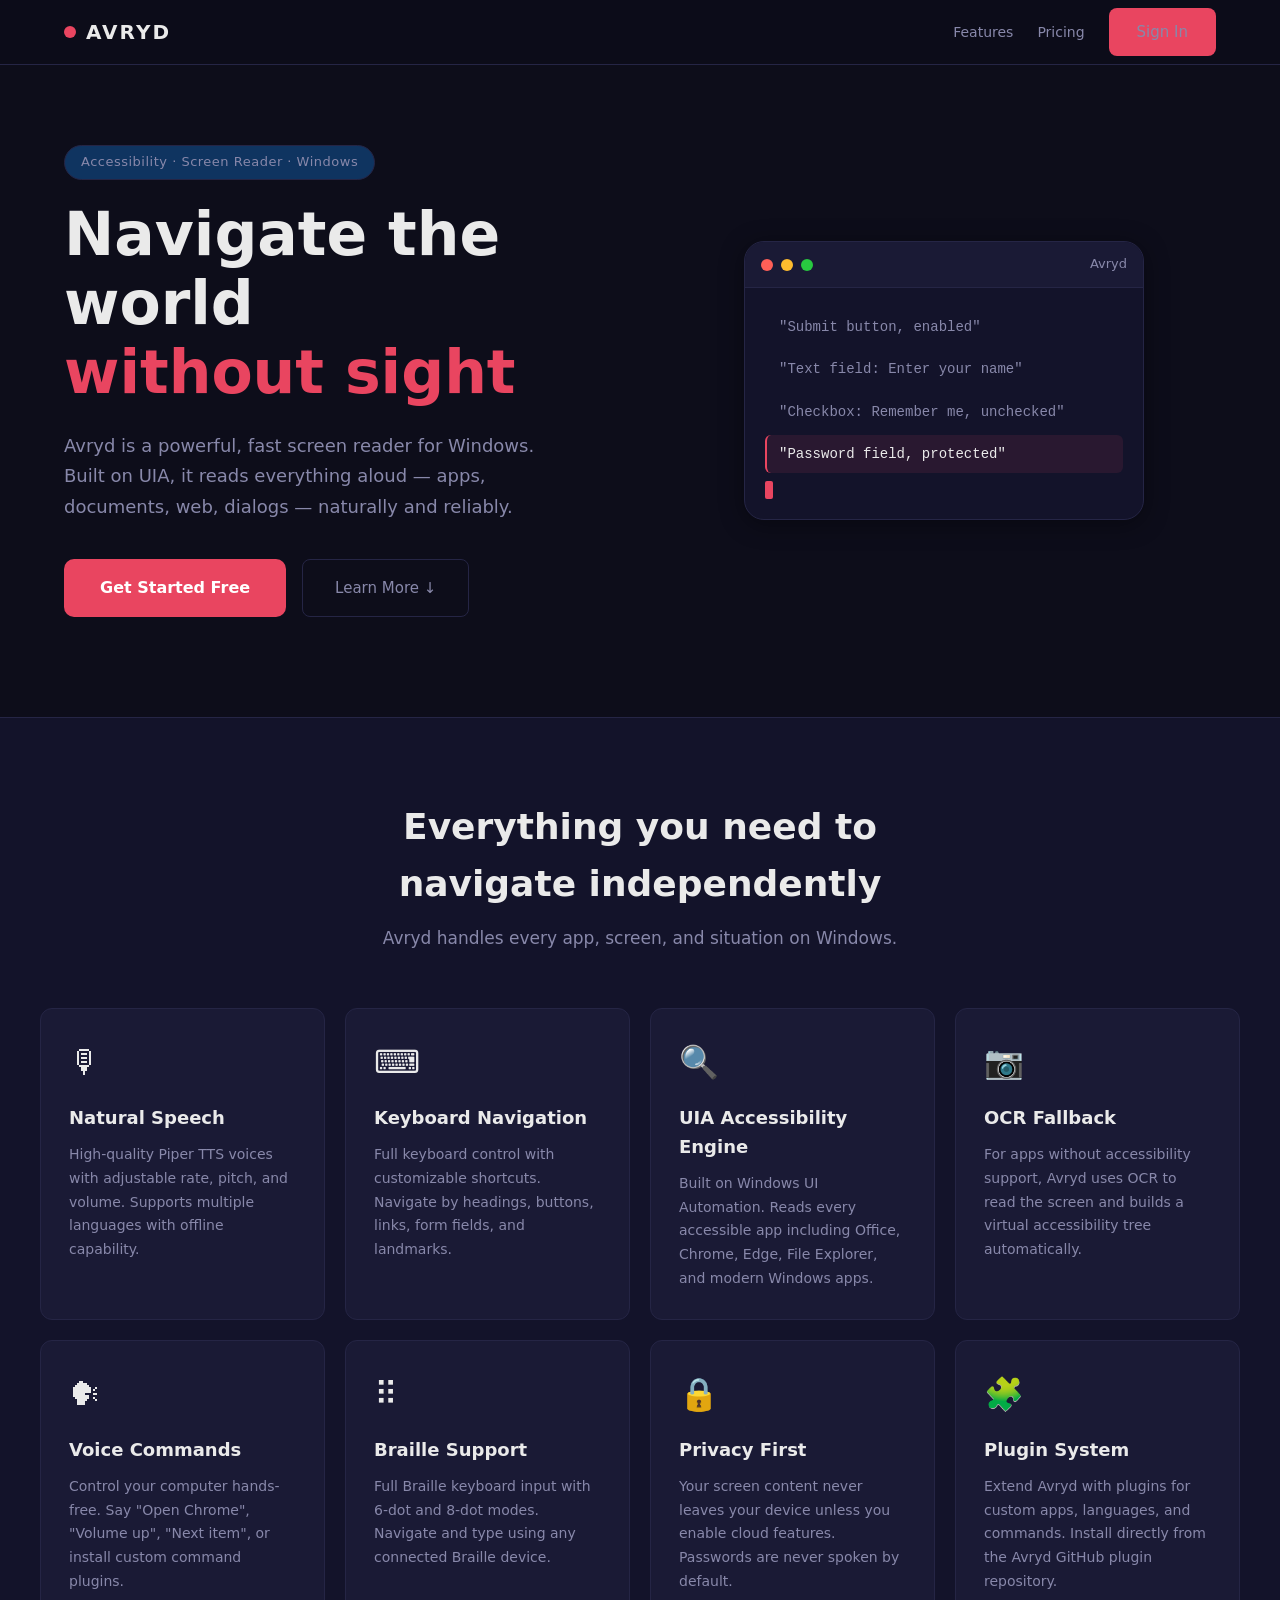
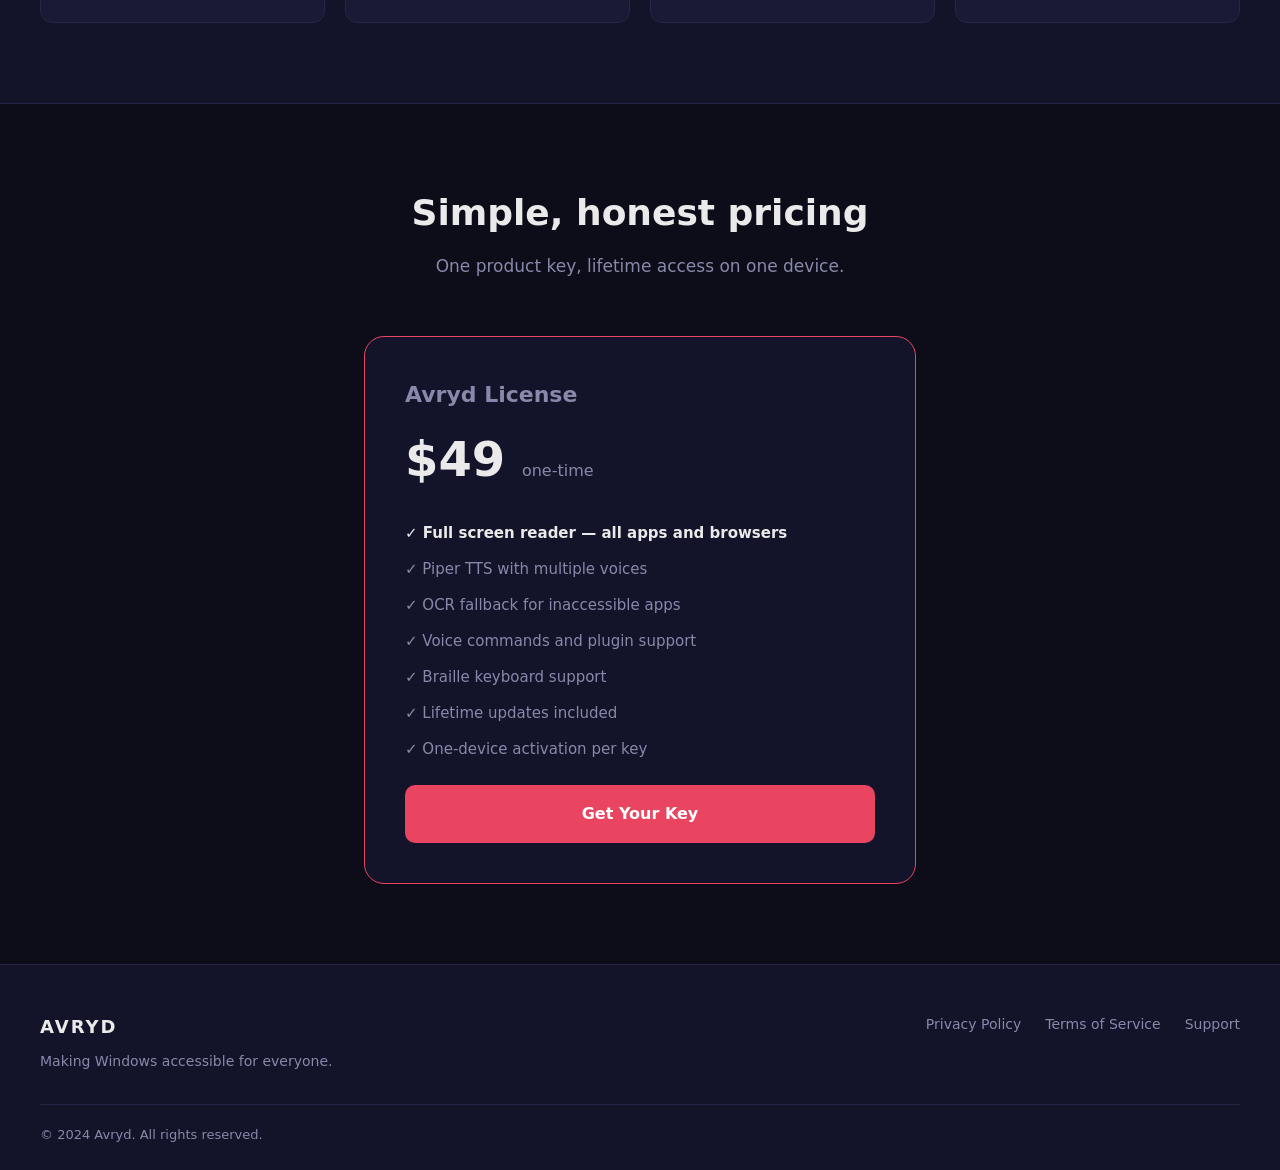
<file: web/index.html>
<!DOCTYPE html>
<html lang="en">
<head>
    <meta charset="UTF-8"/>
    <meta name="viewport" content="width=device-width, initial-scale=1.0"/>
    <title>Avryd — Screen Reader</title>
    <link rel="stylesheet" href="styles.css"/>
    <link rel="icon" href="favicon.ico"/>
</head>
<body>
    <header class="site-header">
        <nav class="nav-container">
            <div class="logo">
                <span class="logo-dot"></span>
                <span class="logo-text">AVRYD</span>
            </div>
            <div class="nav-links">
                <a href="#features">Features</a>
                <a href="#pricing">Pricing</a>
                <a href="/dashboard.html" id="dashboardLink" style="display:none">Dashboard</a>
                <a href="/auth.html" class="btn-primary" id="signInBtn">Sign In</a>
            </div>
        </nav>
    </header>

    <main>
        <!-- Hero -->
        <section class="hero">
            <div class="hero-content">
                <div class="badge">Accessibility · Screen Reader · Windows</div>
                <h1>Navigate the world<br/><span class="accent">without sight</span></h1>
                <p class="hero-sub">Avryd is a powerful, fast screen reader for Windows. Built on UIA,
                   it reads everything aloud — apps, documents, web, dialogs — naturally and reliably.</p>
                <div class="hero-actions">
                    <a href="/auth.html" class="btn-primary btn-large">Get Started Free</a>
                    <a href="#features" class="btn-ghost btn-large">Learn More ↓</a>
                </div>
            </div>
            <div class="hero-visual" aria-hidden="true">
                <div class="terminal-card">
                    <div class="terminal-bar">
                        <span class="dot red"></span>
                        <span class="dot yellow"></span>
                        <span class="dot green"></span>
                        <span class="terminal-title">Avryd</span>
                    </div>
                    <div class="terminal-body">
                        <div class="speech-line">"Submit button, enabled"</div>
                        <div class="speech-line">"Text field: Enter your name"</div>
                        <div class="speech-line">"Checkbox: Remember me, unchecked"</div>
                        <div class="speech-line focused">"Password field, protected"</div>
                        <div class="cursor"></div>
                    </div>
                </div>
            </div>
        </section>

        <!-- Features -->
        <section id="features" class="features-section">
            <div class="section-header">
                <h2>Everything you need to navigate independently</h2>
                <p>Avryd handles every app, screen, and situation on Windows.</p>
            </div>
            <div class="features-grid">
                <div class="feature-card">
                    <div class="feature-icon">🎙</div>
                    <h3>Natural Speech</h3>
                    <p>High-quality Piper TTS voices with adjustable rate, pitch, and volume.
                       Supports multiple languages with offline capability.</p>
                </div>
                <div class="feature-card">
                    <div class="feature-icon">⌨</div>
                    <h3>Keyboard Navigation</h3>
                    <p>Full keyboard control with customizable shortcuts. Navigate by
                       headings, buttons, links, form fields, and landmarks.</p>
                </div>
                <div class="feature-card">
                    <div class="feature-icon">🔍</div>
                    <h3>UIA Accessibility Engine</h3>
                    <p>Built on Windows UI Automation. Reads every accessible app including
                       Office, Chrome, Edge, File Explorer, and modern Windows apps.</p>
                </div>
                <div class="feature-card">
                    <div class="feature-icon">📷</div>
                    <h3>OCR Fallback</h3>
                    <p>For apps without accessibility support, Avryd uses OCR to read
                       the screen and builds a virtual accessibility tree automatically.</p>
                </div>
                <div class="feature-card">
                    <div class="feature-icon">🗣</div>
                    <h3>Voice Commands</h3>
                    <p>Control your computer hands-free. Say "Open Chrome", "Volume up",
                       "Next item", or install custom command plugins.</p>
                </div>
                <div class="feature-card">
                    <div class="feature-icon">⠿</div>
                    <h3>Braille Support</h3>
                    <p>Full Braille keyboard input with 6-dot and 8-dot modes.
                       Navigate and type using any connected Braille device.</p>
                </div>
                <div class="feature-card">
                    <div class="feature-icon">🔒</div>
                    <h3>Privacy First</h3>
                    <p>Your screen content never leaves your device unless you enable
                       cloud features. Passwords are never spoken by default.</p>
                </div>
                <div class="feature-card">
                    <div class="feature-icon">🧩</div>
                    <h3>Plugin System</h3>
                    <p>Extend Avryd with plugins for custom apps, languages, and commands.
                       Install directly from the Avryd GitHub plugin repository.</p>
                </div>
            </div>
        </section>

        <!-- Pricing -->
        <section id="pricing" class="pricing-section">
            <div class="section-header">
                <h2>Simple, honest pricing</h2>
                <p>One product key, lifetime access on one device.</p>
            </div>
            <div class="pricing-card">
                <div class="price-header">
                    <h3>Avryd License</h3>
                    <div class="price">$49 <span>one-time</span></div>
                </div>
                <ul class="price-features">
                    <li>✓ Full screen reader — all apps and browsers</li>
                    <li>✓ Piper TTS with multiple voices</li>
                    <li>✓ OCR fallback for inaccessible apps</li>
                    <li>✓ Voice commands and plugin support</li>
                    <li>✓ Braille keyboard support</li>
                    <li>✓ Lifetime updates included</li>
                    <li>✓ One-device activation per key</li>
                </ul>
                <a href="/auth.html" class="btn-primary btn-large" style="display:block;text-align:center;margin-top:24px;">
                    Get Your Key
                </a>
            </div>
        </section>
    </main>

    <footer class="site-footer">
        <div class="footer-content">
            <div class="footer-brand">
                <span class="logo-text">AVRYD</span>
                <p>Making Windows accessible for everyone.</p>
            </div>
            <div class="footer-links">
                <a href="/privacy.html">Privacy Policy</a>
                <a href="/terms.html">Terms of Service</a>
                <a href="mailto:support@avryd.onrender.com">Support</a>
            </div>
        </div>
        <div class="footer-bottom">
            <p>&copy; 2024 Avryd. All rights reserved.</p>
        </div>
    </footer>

    <script src="app.js"></script>
</body>
</html>
</file>
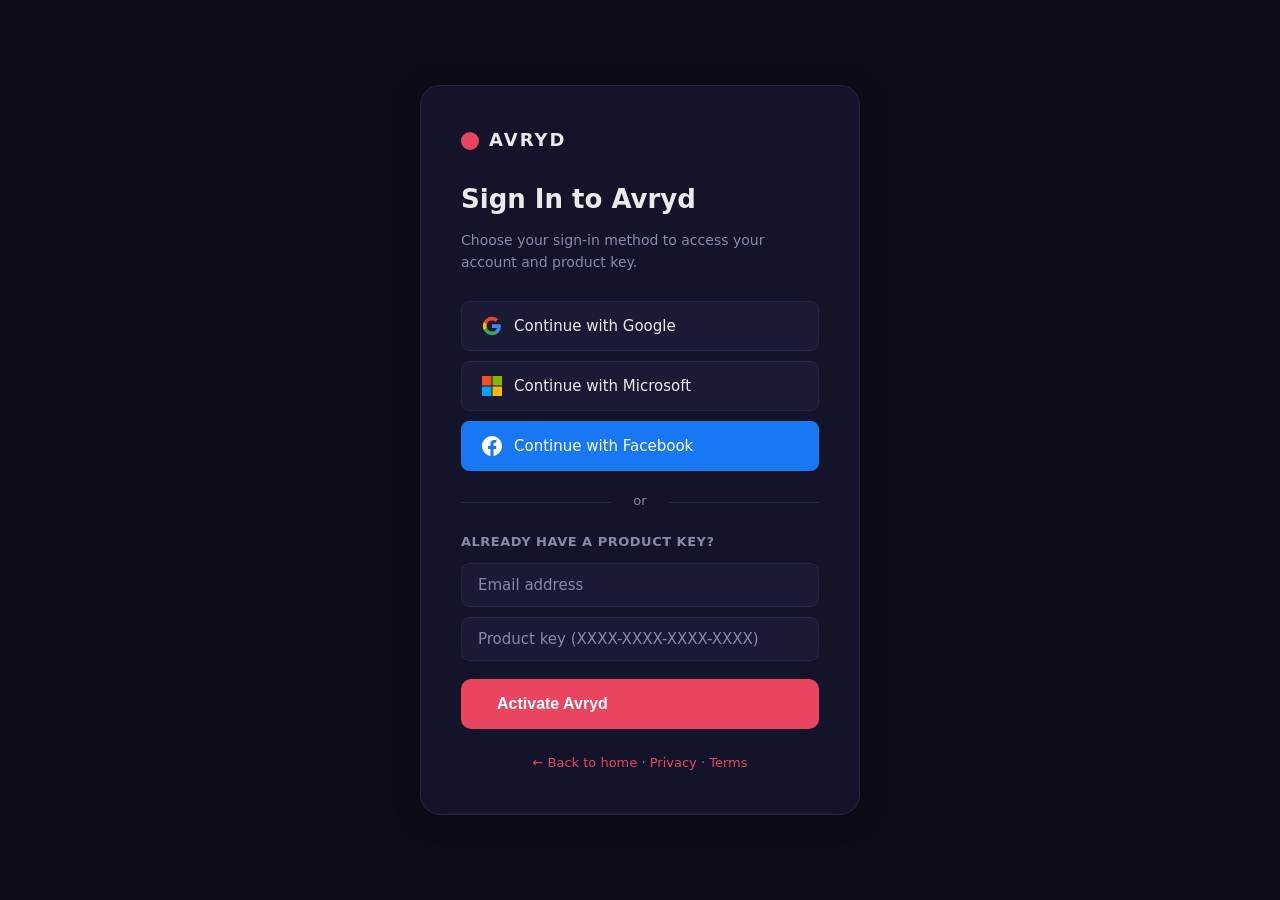
<file: web/auth.html>
<!DOCTYPE html>
<html lang="en">
<head>
    <meta charset="UTF-8"/>
    <meta name="viewport" content="width=device-width, initial-scale=1.0"/>
    <title>Avryd — Sign In</title>
    <link rel="stylesheet" href="styles.css"/>
</head>
<body class="auth-page">
    <div class="auth-container">
        <div class="auth-card">
            <div class="auth-logo">
                <span class="logo-dot large"></span>
                <span class="logo-text">AVRYD</span>
            </div>
            <h1 class="auth-title">Sign In to Avryd</h1>
            <p class="auth-sub">Choose your sign-in method to access your account and product key.</p>

            <div id="authButtons">
                <button class="oauth-btn google" onclick="signIn('google')">
                    <svg viewBox="0 0 24 24" width="20" height="20" aria-hidden="true">
                        <path fill="#4285F4" d="M22.56 12.25c0-.78-.07-1.53-.2-2.25H12v4.26h5.92c-.26 1.37-1.04 2.53-2.21 3.31v2.77h3.57c2.08-1.92 3.28-4.74 3.28-8.09z"/>
                        <path fill="#34A853" d="M12 23c2.97 0 5.46-.98 7.28-2.66l-3.57-2.77c-.98.66-2.23 1.06-3.71 1.06-2.86 0-5.29-1.93-6.16-4.53H2.18v2.84C3.99 20.53 7.7 23 12 23z"/>
                        <path fill="#FBBC05" d="M5.84 14.09c-.22-.66-.35-1.36-.35-2.09s.13-1.43.35-2.09V7.07H2.18C1.43 8.55 1 10.22 1 12s.43 3.45 1.18 4.93l2.85-2.22.81-.62z"/>
                        <path fill="#EA4335" d="M12 5.38c1.62 0 3.06.56 4.21 1.64l3.15-3.15C17.45 2.09 14.97 1 12 1 7.7 1 3.99 3.47 2.18 7.07l3.66 2.84c.87-2.6 3.3-4.53 6.16-4.53z"/>
                    </svg>
                    Continue with Google
                </button>
                <button class="oauth-btn microsoft" onclick="signIn('microsoft')">
                    <svg viewBox="0 0 24 24" width="20" height="20" aria-hidden="true">
                        <path fill="#F25022" d="M0 0h11.377v11.372H0z"/>
                        <path fill="#7FBA00" d="M12.623 0H24v11.372H12.623z"/>
                        <path fill="#00A4EF" d="M0 12.628h11.377V24H0z"/>
                        <path fill="#FFB900" d="M12.623 12.628H24V24H12.623z"/>
                    </svg>
                    Continue with Microsoft
                </button>
                <button class="oauth-btn facebook" onclick="signIn('facebook')">
                    <svg viewBox="0 0 24 24" width="20" height="20" aria-hidden="true">
                        <path fill="#fff" d="M24 12.073c0-6.627-5.373-12-12-12s-12 5.373-12 12c0 5.99 4.388 10.954 10.125 11.854v-8.385H7.078v-3.47h3.047V9.43c0-3.007 1.792-4.669 4.533-4.669 1.312 0 2.686.235 2.686.235v2.953H15.83c-1.491 0-1.956.925-1.956 1.874v2.25h3.328l-.532 3.47h-2.796v8.385C19.612 23.027 24 18.062 24 12.073z"/>
                    </svg>
                    Continue with Facebook
                </button>
            </div>

            <div class="auth-divider"><span>or</span></div>

            <div id="keySection">
                <p class="section-label">Already have a product key?</p>
                <input type="email" id="emailInput" placeholder="Email address" class="auth-input"
                       aria-label="Email address"/>
                <input type="text" id="keyInput" placeholder="Product key (XXXX-XXXX-XXXX-XXXX)" class="auth-input"
                       aria-label="Product key"/>
                <button class="btn-primary btn-large" onclick="validateKey()" style="width:100%;margin-top:8px;">
                    Activate Avryd
                </button>
            </div>

            <div id="statusMsg" class="status-msg" aria-live="polite" style="display:none"></div>
            <div id="loadingIndicator" class="loading" style="display:none">
                <div class="spinner"></div>
                <span id="loadingText">Signing in...</span>
            </div>

            <div id="keyDisplay" class="key-display" style="display:none">
                <h3>Your Product Key</h3>
                <div class="key-box" id="productKey" aria-label="Product key" tabindex="0"></div>
                <p class="key-hint">Copy this key and enter it in the Avryd app to activate your license.</p>
                <button class="btn-secondary" onclick="copyKey()">Copy Key</button>
                <a href="/" class="btn-ghost">← Back to Home</a>
            </div>

            <p class="auth-footer">
                <a href="/">← Back to home</a> ·
                <a href="/privacy.html">Privacy</a> ·
                <a href="/terms.html">Terms</a>
            </p>
        </div>
    </div>
    <script src="app.js"></script>
</body>
</html>
</file>
<file: web/styles.css>
/* ===== Global Reset & Variables ===== */
*, *::before, *::after { box-sizing: border-box; margin: 0; padding: 0; }

:root {
    --bg: #0d0d1a;
    --surface: #13132a;
    --surface2: #1a1a35;
    --border: #252545;
    --accent: #e94560;
    --accent2: #0f3460;
    --accent3: #16213e;
    --text: #eaeaea;
    --subtext: #8888aa;
    --success: #4caf50;
    --warning: #ff9800;
    --error: #f44336;
    --font: 'Segoe UI', system-ui, -apple-system, sans-serif;
    --radius: 12px;
    --radius-lg: 20px;
    --shadow: 0 4px 24px rgba(0,0,0,0.4);
    --transition: 0.2s ease;
}

html { scroll-behavior: smooth; }

body {
    background: var(--bg);
    color: var(--text);
    font-family: var(--font);
    font-size: 16px;
    line-height: 1.6;
    min-height: 100vh;
}

a { color: var(--accent); text-decoration: none; transition: opacity var(--transition); }
a:hover { opacity: 0.8; }

/* ===== Buttons ===== */
.btn-primary {
    display: inline-flex;
    align-items: center;
    gap: 8px;
    background: var(--accent);
    color: #fff;
    border: none;
    padding: 12px 28px;
    border-radius: 8px;
    font-size: 15px;
    font-weight: 600;
    cursor: pointer;
    text-decoration: none;
    transition: filter var(--transition), transform var(--transition);
}
.btn-primary:hover { filter: brightness(1.1); transform: translateY(-1px); color: #fff; opacity: 1; }
.btn-primary.btn-large { padding: 16px 36px; font-size: 16px; border-radius: 10px; }

.btn-secondary {
    display: inline-flex;
    align-items: center;
    gap: 8px;
    background: var(--surface2);
    color: var(--text);
    border: 1px solid var(--border);
    padding: 12px 28px;
    border-radius: 8px;
    font-size: 15px;
    font-weight: 500;
    cursor: pointer;
    text-decoration: none;
    transition: background var(--transition);
}
.btn-secondary:hover { background: var(--border); color: var(--text); opacity: 1; }

.btn-ghost {
    display: inline-flex;
    align-items: center;
    background: transparent;
    color: var(--subtext);
    border: 1px solid var(--border);
    padding: 12px 24px;
    border-radius: 8px;
    font-size: 15px;
    cursor: pointer;
    text-decoration: none;
    transition: color var(--transition), border-color var(--transition);
}
.btn-ghost:hover { color: var(--text); border-color: var(--subtext); opacity: 1; }
.btn-ghost.btn-large { padding: 16px 32px; }

/* ===== Header / Nav ===== */
.site-header {
    position: sticky;
    top: 0;
    z-index: 100;
    background: rgba(13, 13, 26, 0.9);
    backdrop-filter: blur(12px);
    border-bottom: 1px solid var(--border);
}

.nav-container {
    max-width: 1200px;
    margin: 0 auto;
    padding: 0 24px;
    height: 64px;
    display: flex;
    align-items: center;
    justify-content: space-between;
}

.logo {
    display: flex;
    align-items: center;
    gap: 10px;
    font-size: 20px;
    font-weight: 800;
    letter-spacing: 2px;
    color: var(--text);
}

.logo-dot {
    width: 12px;
    height: 12px;
    border-radius: 50%;
    background: var(--accent);
    display: inline-block;
}

.logo-dot.large { width: 18px; height: 18px; }

.nav-links {
    display: flex;
    align-items: center;
    gap: 24px;
    font-size: 14px;
}

.nav-links a { color: var(--subtext); font-weight: 500; }
.nav-links a:hover { color: var(--text); opacity: 1; }
.nav-user { color: var(--subtext); font-size: 13px; }

/* ===== Hero ===== */
.hero {
    max-width: 1200px;
    margin: 0 auto;
    padding: 80px 24px 100px;
    display: grid;
    grid-template-columns: 1fr 1fr;
    gap: 64px;
    align-items: center;
}

.badge {
    display: inline-block;
    background: var(--accent2);
    color: var(--subtext);
    border: 1px solid var(--border);
    padding: 6px 16px;
    border-radius: 100px;
    font-size: 13px;
    margin-bottom: 20px;
    letter-spacing: 0.5px;
}

.hero h1 {
    font-size: clamp(36px, 5vw, 60px);
    font-weight: 800;
    line-height: 1.15;
    margin-bottom: 24px;
}

.accent { color: var(--accent); }

.hero-sub {
    color: var(--subtext);
    font-size: 18px;
    line-height: 1.7;
    margin-bottom: 36px;
    max-width: 480px;
}

.hero-actions { display: flex; gap: 16px; flex-wrap: wrap; }

/* Terminal Card */
.hero-visual { display: flex; justify-content: center; }

.terminal-card {
    background: var(--surface);
    border: 1px solid var(--border);
    border-radius: var(--radius-lg);
    overflow: hidden;
    width: 100%;
    max-width: 400px;
    box-shadow: var(--shadow);
}

.terminal-bar {
    background: var(--surface2);
    padding: 12px 16px;
    display: flex;
    align-items: center;
    gap: 8px;
    border-bottom: 1px solid var(--border);
}

.dot {
    width: 12px; height: 12px; border-radius: 50%;
}
.dot.red { background: #ff5f57; }
.dot.yellow { background: #febc2e; }
.dot.green { background: #28c840; }
.terminal-title { margin-left: auto; color: var(--subtext); font-size: 13px; }

.terminal-body { padding: 20px; }

.speech-line {
    color: var(--subtext);
    font-size: 14px;
    font-family: 'Cascadia Code', 'Consolas', monospace;
    padding: 8px 12px;
    margin-bottom: 4px;
    border-radius: 6px;
    border-left: 2px solid transparent;
    transition: all 0.3s;
}

.speech-line.focused {
    color: var(--text);
    background: rgba(233, 69, 96, 0.1);
    border-left-color: var(--accent);
}

.cursor {
    width: 8px; height: 18px;
    background: var(--accent);
    animation: blink 1s infinite;
    border-radius: 2px;
    margin-top: 8px;
}

@keyframes blink { 0%, 50% { opacity: 1; } 51%, 100% { opacity: 0; } }

/* ===== Features ===== */
.features-section {
    background: var(--surface);
    padding: 80px 24px;
    border-top: 1px solid var(--border);
    border-bottom: 1px solid var(--border);
}

.section-header {
    max-width: 640px;
    margin: 0 auto 56px;
    text-align: center;
}

.section-header h2 { font-size: 36px; font-weight: 700; margin-bottom: 12px; }
.section-header p { color: var(--subtext); font-size: 17px; }

.features-grid {
    max-width: 1200px;
    margin: 0 auto;
    display: grid;
    grid-template-columns: repeat(auto-fill, minmax(260px, 1fr));
    gap: 20px;
}

.feature-card {
    background: var(--surface2);
    border: 1px solid var(--border);
    border-radius: var(--radius);
    padding: 28px;
    transition: border-color var(--transition), transform var(--transition);
}

.feature-card:hover { border-color: var(--accent); transform: translateY(-2px); }
.feature-icon { font-size: 32px; margin-bottom: 16px; }
.feature-card h3 { font-size: 18px; font-weight: 600; margin-bottom: 10px; }
.feature-card p { color: var(--subtext); font-size: 14px; line-height: 1.7; }

/* ===== Pricing ===== */
.pricing-section {
    padding: 80px 24px;
    max-width: 600px;
    margin: 0 auto;
    text-align: center;
}

.pricing-card {
    background: var(--surface);
    border: 1px solid var(--accent);
    border-radius: var(--radius-lg);
    padding: 40px;
    text-align: left;
}

.price-header { margin-bottom: 24px; }
.price-header h3 { font-size: 22px; color: var(--subtext); margin-bottom: 8px; }
.price { font-size: 48px; font-weight: 800; color: var(--text); }
.price span { font-size: 16px; font-weight: 400; color: var(--subtext); }

.price-features { list-style: none; display: flex; flex-direction: column; gap: 12px; }
.price-features li { color: var(--subtext); font-size: 15px; }
.price-features li:first-child { color: var(--text); font-weight: 600; }

/* ===== Footer ===== */
.site-footer {
    border-top: 1px solid var(--border);
    background: var(--surface);
    padding: 48px 24px 24px;
}

.footer-content {
    max-width: 1200px;
    margin: 0 auto 32px;
    display: flex;
    justify-content: space-between;
    align-items: flex-start;
    gap: 32px;
    flex-wrap: wrap;
}

.footer-brand .logo-text { font-size: 18px; font-weight: 800; letter-spacing: 2px; }
.footer-brand p { color: var(--subtext); font-size: 14px; margin-top: 8px; }

.footer-links { display: flex; gap: 24px; }
.footer-links a { color: var(--subtext); font-size: 14px; }

.footer-bottom {
    max-width: 1200px;
    margin: 0 auto;
    padding-top: 20px;
    border-top: 1px solid var(--border);
    color: var(--subtext);
    font-size: 13px;
}

/* ===== Auth Page ===== */
.auth-page { display: flex; align-items: center; justify-content: center; min-height: 100vh; padding: 24px; }

.auth-container { width: 100%; max-width: 440px; }

.auth-card {
    background: var(--surface);
    border: 1px solid var(--border);
    border-radius: var(--radius-lg);
    padding: 40px;
    box-shadow: var(--shadow);
}

.auth-logo {
    display: flex;
    align-items: center;
    gap: 10px;
    font-size: 18px;
    font-weight: 800;
    letter-spacing: 2px;
    margin-bottom: 24px;
}

.auth-title { font-size: 26px; font-weight: 700; margin-bottom: 8px; }
.auth-sub { color: var(--subtext); font-size: 14px; margin-bottom: 28px; }

.oauth-btn {
    width: 100%;
    display: flex;
    align-items: center;
    gap: 12px;
    background: var(--surface2);
    border: 1px solid var(--border);
    color: var(--text);
    padding: 14px 20px;
    border-radius: 8px;
    font-size: 15px;
    font-weight: 500;
    cursor: pointer;
    margin-bottom: 10px;
    transition: background var(--transition), border-color var(--transition);
    font-family: var(--font);
}
.oauth-btn:hover { background: var(--border); border-color: var(--subtext); }
.oauth-btn.google:hover { border-color: #4285F4; }
.oauth-btn.microsoft:hover { border-color: #0078D4; }
.oauth-btn.facebook { background: #1877F2; border-color: #1877F2; color: #fff; }
.oauth-btn.facebook:hover { background: #166fe5; }

.auth-divider {
    text-align: center;
    margin: 20px 0;
    color: var(--subtext);
    font-size: 13px;
    position: relative;
}
.auth-divider::before, .auth-divider::after {
    content: '';
    position: absolute;
    top: 50%;
    width: 42%;
    height: 1px;
    background: var(--border);
}
.auth-divider::before { left: 0; }
.auth-divider::after { right: 0; }

.section-label { color: var(--subtext); font-size: 13px; font-weight: 600; text-transform: uppercase; margin-bottom: 10px; letter-spacing: 0.5px; }

.auth-input {
    width: 100%;
    background: var(--surface2);
    border: 1px solid var(--border);
    color: var(--text);
    padding: 12px 16px;
    border-radius: 8px;
    font-size: 15px;
    margin-bottom: 10px;
    outline: none;
    font-family: var(--font);
    transition: border-color var(--transition);
}
.auth-input:focus { border-color: var(--accent); }
.auth-input::placeholder { color: var(--subtext); }

.status-msg {
    padding: 12px 16px;
    border-radius: 8px;
    font-size: 14px;
    margin-top: 16px;
}
.status-msg.error { background: rgba(244,67,54,0.1); border: 1px solid #f44336; color: #f44336; }
.status-msg.success { background: rgba(76,175,80,0.1); border: 1px solid #4caf50; color: #4caf50; }

.loading { display: flex; align-items: center; gap: 12px; color: var(--subtext); margin-top: 16px; font-size: 14px; }
.spinner { width: 20px; height: 20px; border: 2px solid var(--border); border-top-color: var(--accent); border-radius: 50%; animation: spin 0.8s linear infinite; }
@keyframes spin { to { transform: rotate(360deg); } }

.key-display { margin-top: 20px; }
.key-display h3 { font-size: 18px; margin-bottom: 12px; }
.key-box {
    background: var(--surface2);
    border: 1px solid var(--accent);
    border-radius: 8px;
    padding: 16px 20px;
    font-family: 'Cascadia Code', 'Consolas', monospace;
    font-size: 20px;
    letter-spacing: 4px;
    color: var(--accent);
    text-align: center;
    margin-bottom: 12px;
}
.key-hint { color: var(--subtext); font-size: 13px; margin-bottom: 16px; }

.auth-footer { color: var(--subtext); font-size: 13px; margin-top: 24px; text-align: center; }

/* ===== Dashboard ===== */
.dashboard-main { padding: 40px 24px; }
.dashboard-container { max-width: 960px; margin: 0 auto; }
.dashboard-container h1 { font-size: 32px; font-weight: 700; margin-bottom: 8px; }
.dashboard-sub { color: var(--subtext); font-size: 16px; margin-bottom: 36px; }

.dash-grid {
    display: grid;
    grid-template-columns: repeat(auto-fill, minmax(200px, 1fr));
    gap: 16px;
    margin-bottom: 32px;
}

.dash-card {
    background: var(--surface);
    border: 1px solid var(--border);
    border-radius: var(--radius);
    padding: 24px;
}
.dash-icon { font-size: 28px; margin-bottom: 12px; }
.dash-card h3 { color: var(--subtext); font-size: 13px; font-weight: 600; text-transform: uppercase; margin-bottom: 8px; }
.dash-value { font-size: 15px; font-weight: 500; }

.status-badge {
    display: inline-block;
    padding: 4px 12px;
    border-radius: 100px;
    font-size: 13px;
    font-weight: 600;
}
.status-active { background: rgba(76,175,80,0.15); color: var(--success); border: 1px solid var(--success); }
.status-inactive { background: rgba(244,67,54,0.15); color: var(--error); border: 1px solid var(--error); }

.section-card {
    background: var(--surface);
    border: 1px solid var(--border);
    border-radius: var(--radius);
    padding: 28px;
    margin-bottom: 20px;
}
.section-card h2 { font-size: 20px; font-weight: 600; margin-bottom: 8px; }
.section-card p { color: var(--subtext); font-size: 14px; margin-bottom: 16px; }

.hint { color: var(--warning) !important; font-size: 13px !important; margin-top: 12px; }

.sessions-list { display: flex; flex-direction: column; gap: 10px; }
.session-item {
    display: flex;
    justify-content: space-between;
    padding: 12px 16px;
    background: var(--surface2);
    border-radius: 8px;
    font-size: 14px;
    color: var(--subtext);
}
.session-item span { color: var(--text); }

.loading-text { color: var(--subtext); font-size: 14px; }

.download-card { border-color: var(--accent2); }
.download-buttons { display: flex; flex-wrap: wrap; gap: 12px; }
.version-info { color: var(--subtext); font-size: 13px; margin-top: 12px; }

/* ===== Responsive ===== */
@media (max-width: 768px) {
    .hero { grid-template-columns: 1fr; gap: 40px; padding: 48px 24px; }
    .hero-visual { display: none; }
    .features-grid { grid-template-columns: 1fr; }
    .dash-grid { grid-template-columns: 1fr 1fr; }
    .download-buttons { flex-direction: column; }
}
@media (max-width: 480px) {
    .auth-card { padding: 24px; }
    .dash-grid { grid-template-columns: 1fr; }
}
</file>
